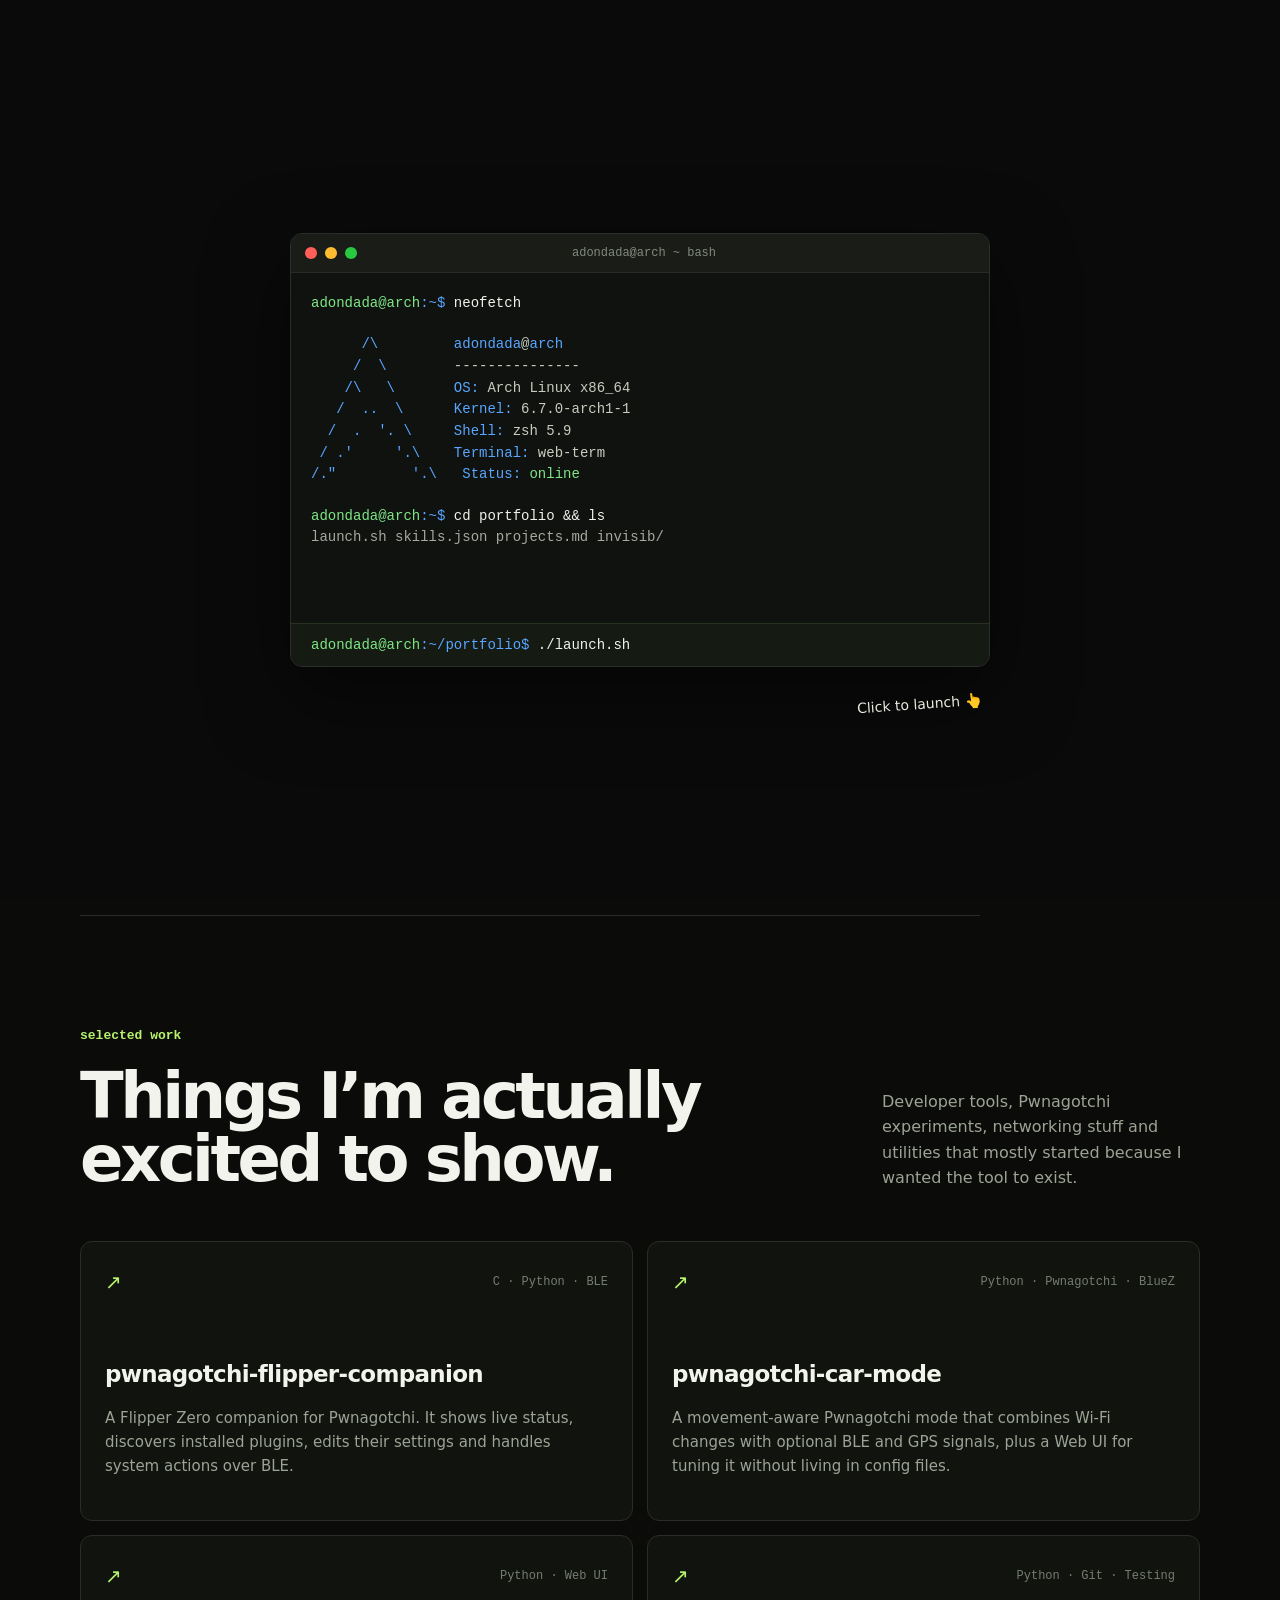
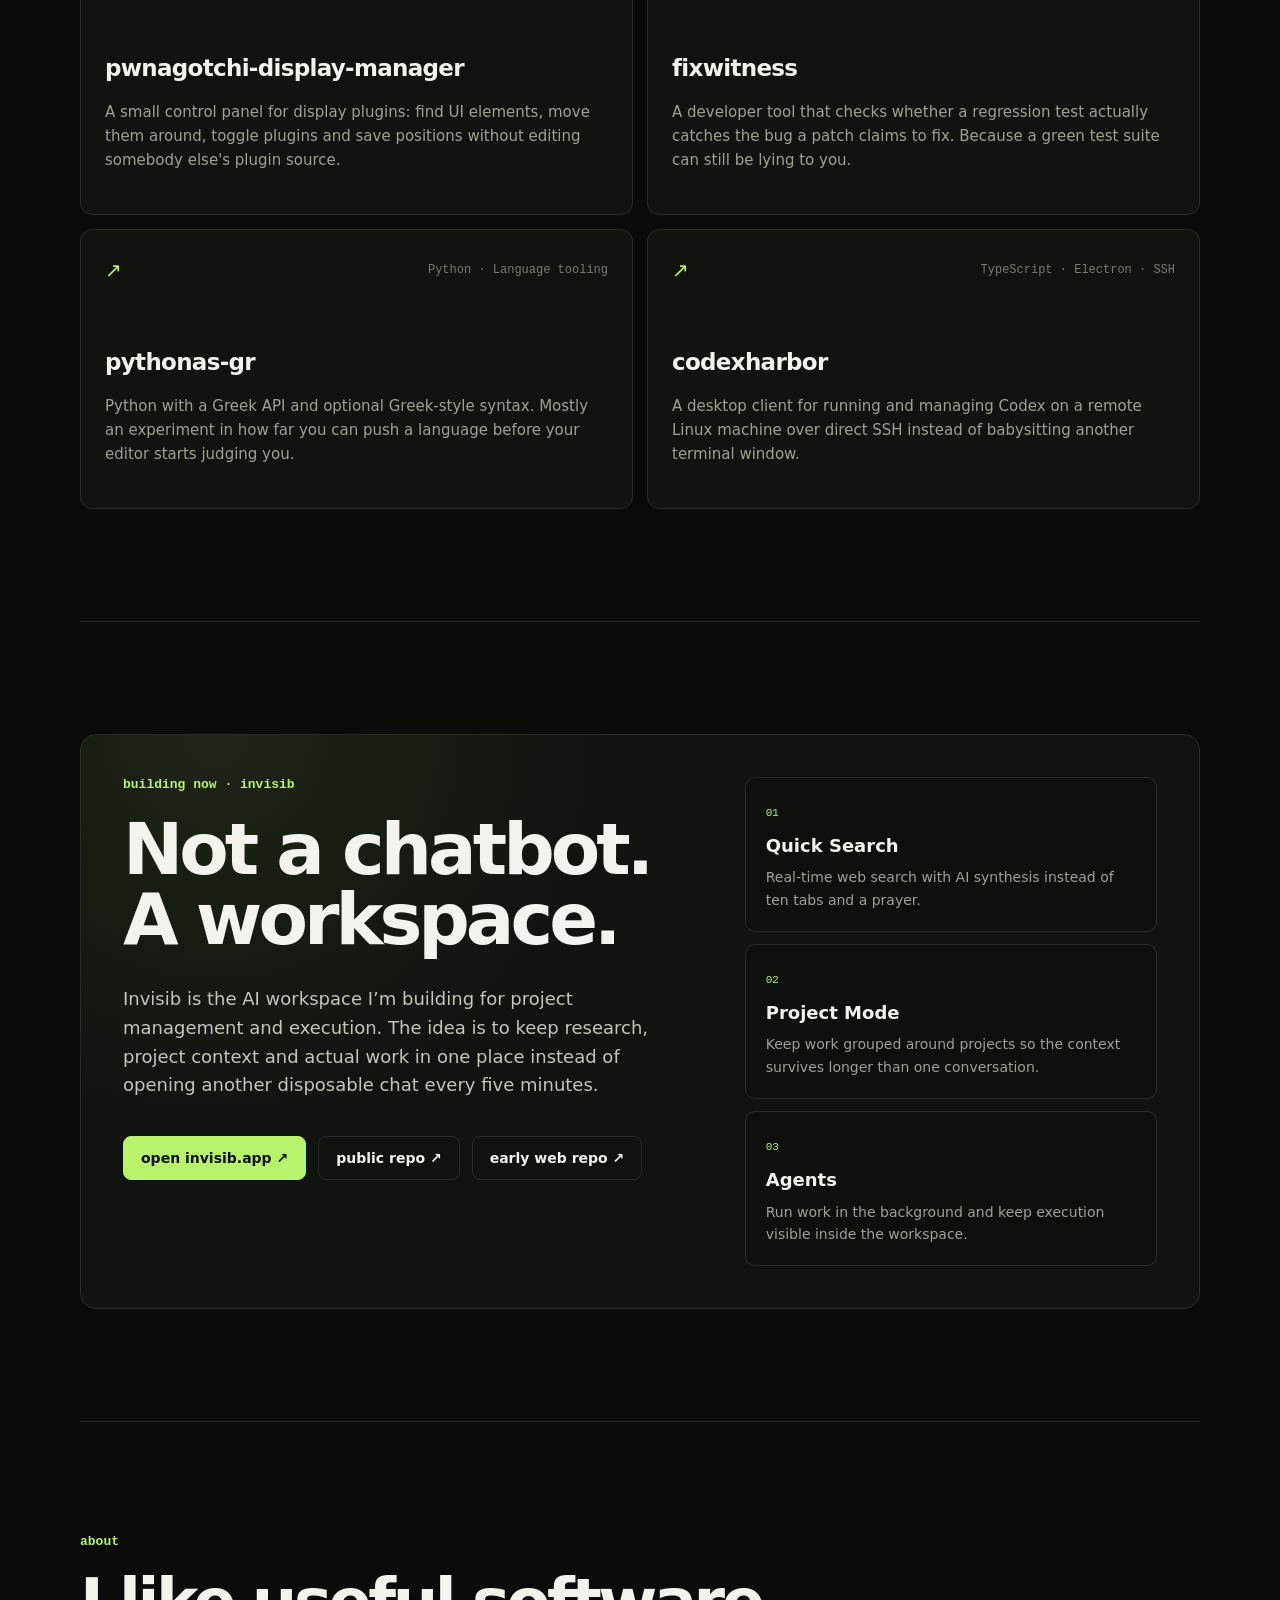
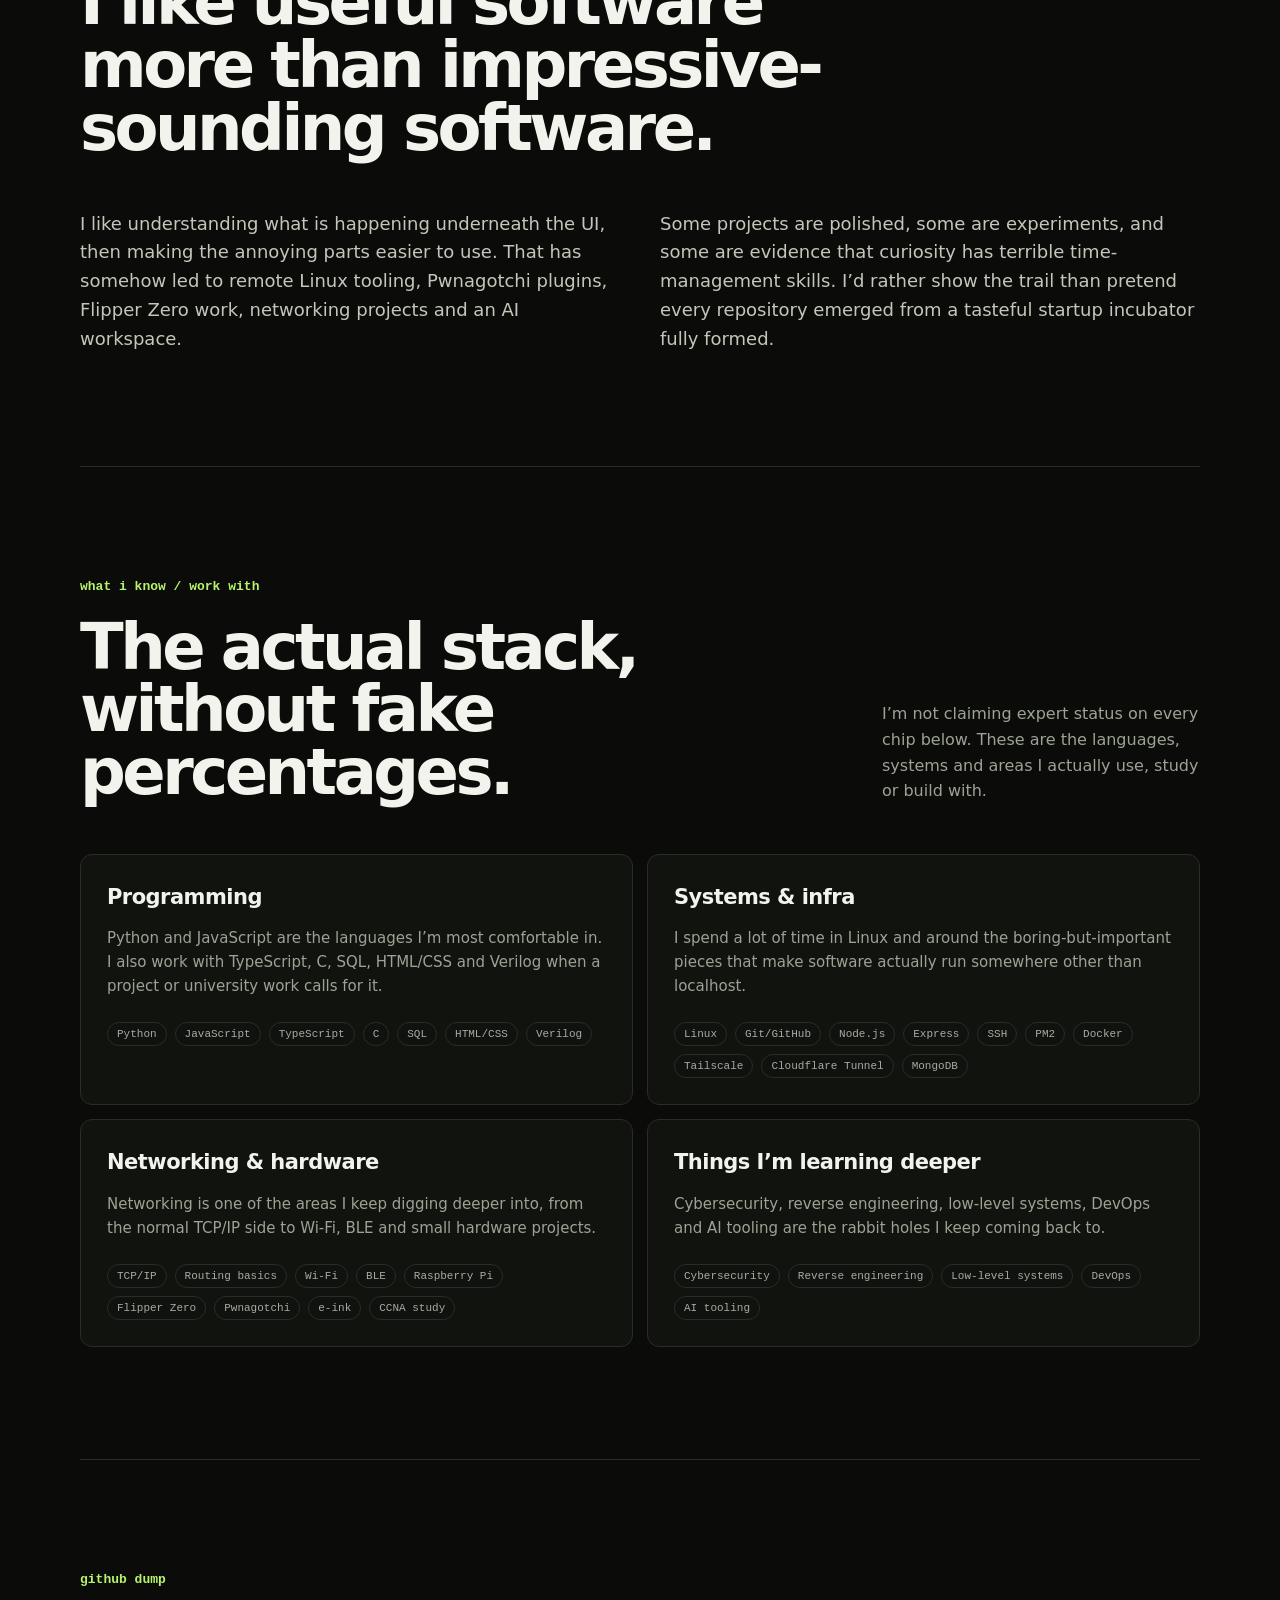
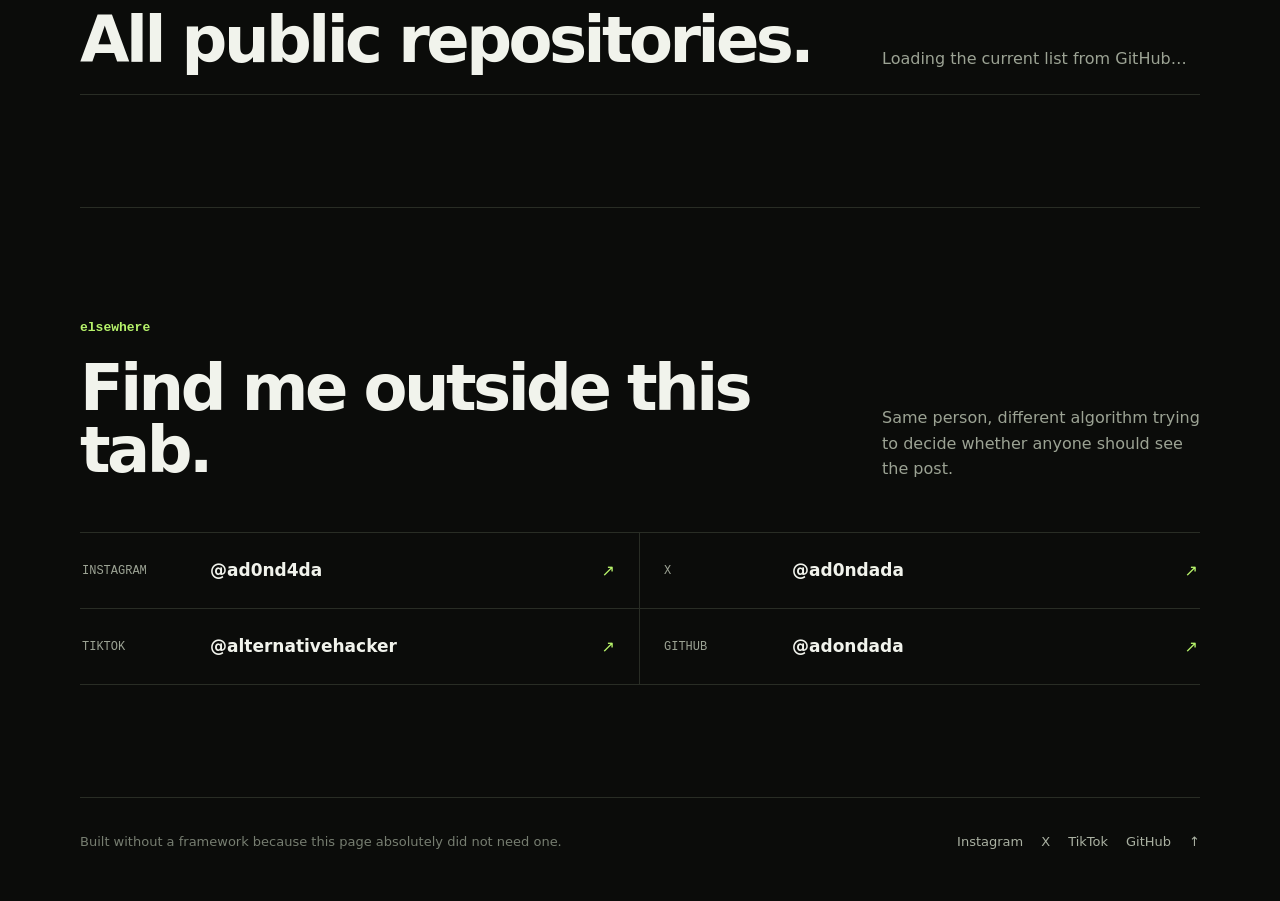
<file: index.html>
<!doctype html>
<html lang="en">
<head>
  <meta charset="utf-8">
  <meta name="viewport" content="width=device-width, initial-scale=1">
  <meta name="description" content="adondada's projects, experiments and developer tools.">
  <meta name="theme-color" content="#0b0c0a">
  <title>adondada — things I build</title>
  <link rel="stylesheet" href="styles.css">
  <link rel="stylesheet" href="extras.css">
  <link rel="stylesheet" href="musicPlayer.css?v=2">
</head>
<body>
  <div id="root"></div>

  <script src="debugConsole.js"></script>
  <script src="profile.js"></script>
  <script src="musicPlayer.js?v=2"></script>
  <script src="app.js?v=2"></script>

  <script defer src="https://static.cloudflareinsights.com/beacon.min.js"
    data-cf-beacon='{"token":"45a183b69b584ec78c5c2f28d79f5e8d"}'></script>
</body>
</html>
</file>
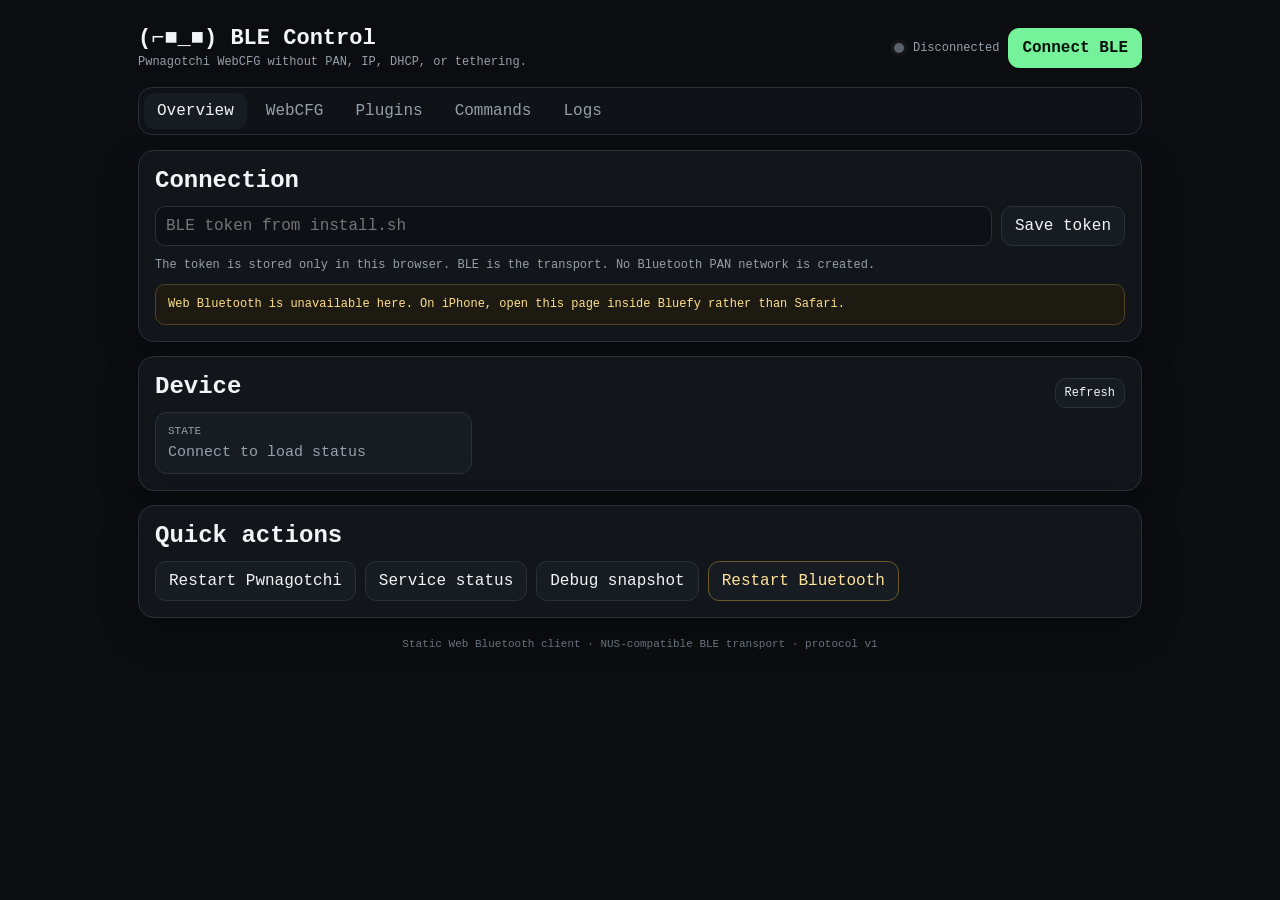
<file: pwnagotchi-ble-webcfg/index.html>
<!doctype html>
<meta charset="utf-8">
<meta name="viewport" content="width=device-width,initial-scale=1,viewport-fit=cover">
<title>Pwnagotchi BLE Control</title>
<body style="background:#0b0d10;color:#f2f5f7;font-family:monospace;padding:20px">Loading BLE client…</body>
<script>
(async()=>{
  try{
    let s=await (await fetch('./app-source.html?v=2',{cache:'no-store'})).text();
    s=s.replace("device=await navigator.bluetooth.requestDevice({filters:[{services:[SERVICE]}]});","device=await navigator.bluetooth.requestDevice({filters:[{namePrefix:'Pwnagotchi'}],optionalServices:[SERVICE]});");
    s=s.replace("$('#connectBtn').onclick=()=>connect().catch(e=>{setConn(false,'Failed');alert(e.message)});","$('#connectBtn').onclick=()=>connect().catch(e=>{const msg=(e&&e.message)||(e&&e.name)||(typeof e==='string'?e:JSON.stringify(e))||'Unknown Web Bluetooth error';console.error('BLE connect failed',e);setConn(false,'Failed');alert('BLE connection failed: '+msg)});");
    document.open();document.write(s);document.close();
  }catch(e){document.body.textContent='Failed to load BLE client: '+((e&&e.message)||String(e));}
})();
</script>
</file>
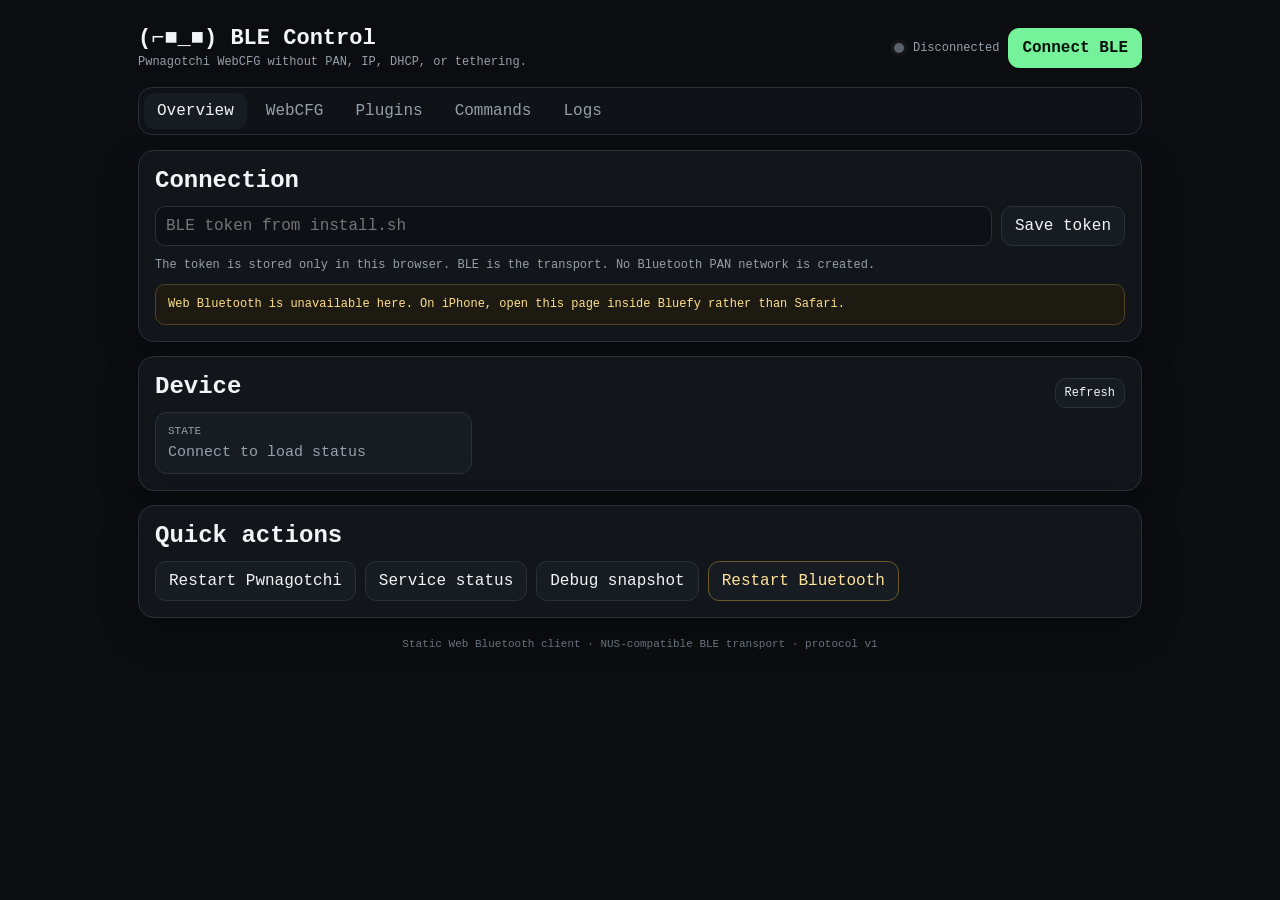
<file: pwnagotchi-ble-webcfg/app-source.html>
<!doctype html>
<html lang="en">
<head>
<meta charset="utf-8">
<meta name="viewport" content="width=device-width,initial-scale=1,viewport-fit=cover">
<meta name="theme-color" content="#0b0d10">
<title>Pwnagotchi BLE Control</title>
<style>
:root{color-scheme:dark;--bg:#0b0d10;--panel:#12161b;--panel2:#171c22;--line:#29313a;--text:#f2f5f7;--muted:#96a0aa;--accent:#75f29a;--warn:#ffd166;--danger:#ff6b6b;--radius:16px;--shadow:0 14px 36px rgba(0,0,0,.28)}
*{box-sizing:border-box}html,body{margin:0;background:var(--bg);color:var(--text);font-family:ui-monospace,SFMono-Regular,Menlo,Monaco,Consolas,"Liberation Mono",monospace}body{min-height:100vh;padding-bottom:max(24px,env(safe-area-inset-bottom))}button,input,textarea,select{font:inherit}.app{max-width:1040px;margin:auto;padding:18px}.top{display:flex;gap:14px;align-items:center;justify-content:space-between;margin:8px 0 18px}.brand h1{font-size:22px;margin:0}.brand p{margin:4px 0 0;color:var(--muted);font-size:12px}.connection{display:flex;align-items:center;gap:9px}.dot{width:10px;height:10px;border-radius:50%;background:#59616a;box-shadow:0 0 0 4px rgba(255,255,255,.03)}.dot.on{background:var(--accent);box-shadow:0 0 0 4px rgba(117,242,154,.12)}.btn{border:1px solid var(--line);background:var(--panel2);color:var(--text);padding:10px 13px;border-radius:11px;cursor:pointer}.btn:hover{border-color:#47515c}.btn.primary{background:var(--accent);border-color:var(--accent);color:#07120a;font-weight:800}.btn.danger{border-color:#6a3131;color:#ffaaaa}.btn.warn{border-color:#6b592b;color:#ffe39a}.btn.small{padding:7px 9px;font-size:12px}.tabs{display:flex;overflow:auto;gap:6px;padding:5px;background:#0f1216;border:1px solid var(--line);border-radius:14px;margin-bottom:15px}.tab{white-space:nowrap;border:0;background:transparent;color:var(--muted);padding:9px 13px;border-radius:10px}.tab.active{background:var(--panel2);color:var(--text)}.view{display:none}.view.active{display:block}.card{background:var(--panel);border:1px solid var(--line);border-radius:var(--radius);padding:16px;margin-bottom:14px;box-shadow:var(--shadow)}.card h2,.card h3{margin:0 0 12px}.grid{display:grid;grid-template-columns:repeat(3,1fr);gap:10px}.metric{background:var(--panel2);border:1px solid var(--line);border-radius:12px;padding:12px}.metric .k{font-size:11px;color:var(--muted);margin-bottom:7px}.metric .v{font-size:15px;word-break:break-word}.good{color:var(--accent)}.bad{color:var(--danger)}.warntext{color:var(--warn)}.row{display:flex;gap:9px;align-items:center;flex-wrap:wrap}.row.stretch>*:first-child{flex:1}.field{width:100%;background:#0d1014;color:var(--text);border:1px solid var(--line);border-radius:10px;padding:10px}.field:focus{outline:1px solid var(--accent);border-color:var(--accent)}.muted{color:var(--muted);font-size:12px}.notice{padding:11px 12px;border-radius:10px;border:1px solid #4f4324;background:#1d1a11;color:#ffdf8a;font-size:12px;line-height:1.45}.toolbar{display:flex;gap:8px;align-items:center;flex-wrap:wrap;margin-bottom:12px}.toolbar .search{flex:1;min-width:190px}.config-list{display:grid;gap:8px}.config-row{display:grid;grid-template-columns:minmax(190px,1fr) minmax(220px,1.4fr) auto;gap:10px;align-items:center;padding:10px;background:var(--panel2);border:1px solid var(--line);border-radius:11px}.config-row.changed{border-color:#657038}.config-row.deleted{opacity:.55;border-color:#6a3131}.path{font-size:12px;word-break:break-word}.badge{font-size:10px;border:1px solid var(--line);border-radius:999px;padding:3px 6px;color:var(--muted);margin-left:5px}.valuebox input,.valuebox textarea{width:100%;background:#0d1014;color:var(--text);border:1px solid var(--line);border-radius:8px;padding:8px}.valuebox textarea{min-height:64px;resize:vertical}.switch{display:flex;align-items:center;gap:8px}.switch input{width:20px;height:20px}.plugin{padding:12px;background:var(--panel2);border:1px solid var(--line);border-radius:12px;margin-bottom:8px}.plugin-head{display:flex;align-items:center;justify-content:space-between;gap:10px}.plugin pre{white-space:pre-wrap;word-break:break-word;color:#c7d0d7;font-size:11px}.terminal{background:#07090b;border:1px solid #262c33;border-radius:12px;padding:12px;min-height:250px;max-height:58vh;overflow:auto;white-space:pre-wrap;word-break:break-word;font-size:12px;line-height:1.45}.chips{display:flex;gap:7px;flex-wrap:wrap;margin:10px 0}.chip{font-size:11px;padding:7px 9px;border-radius:999px;border:1px solid var(--line);background:#101419;color:#cfd5da}.footer{color:#69737d;text-align:center;font-size:11px;margin:20px 0}.spinner{display:inline-block;width:12px;height:12px;border:2px solid #43505c;border-top-color:var(--accent);border-radius:50%;animation:spin .7s linear infinite}@keyframes spin{to{transform:rotate(360deg)}}
@media(max-width:760px){.app{padding:12px}.top{align-items:flex-start}.brand p{max-width:220px}.grid{grid-template-columns:1fr 1fr}.config-row{grid-template-columns:1fr}.config-row .actions{justify-self:start}.btn{padding:10px 11px}}
@media(max-width:460px){.grid{grid-template-columns:1fr}.brand h1{font-size:19px}.connection .label{display:none}}
</style>
</head>
<body>
<div class="app">
  <div class="top">
    <div class="brand"><h1>(⌐■_■) BLE Control</h1><p>Pwnagotchi WebCFG without PAN, IP, DHCP, or tethering.</p></div>
    <div class="connection"><span id="dot" class="dot"></span><span id="connLabel" class="label muted">Disconnected</span><button id="connectBtn" class="btn primary">Connect BLE</button></div>
  </div>

  <div class="tabs">
    <button class="tab active" data-view="overview">Overview</button>
    <button class="tab" data-view="config">WebCFG</button>
    <button class="tab" data-view="plugins">Plugins</button>
    <button class="tab" data-view="console">Commands</button>
    <button class="tab" data-view="logs">Logs</button>
  </div>

  <section id="overview" class="view active">
    <div class="card">
      <h2>Connection</h2>
      <div class="row stretch"><input id="token" class="field" type="password" autocomplete="off" placeholder="BLE token from install.sh"><button id="saveToken" class="btn">Save token</button></div>
      <p class="muted">The token is stored only in this browser. BLE is the transport. No Bluetooth PAN network is created.</p>
      <div id="bluefyWarning" class="notice" style="display:none">Web Bluetooth is unavailable here. On iPhone, open this page inside Bluefy rather than Safari.</div>
    </div>
    <div class="card">
      <div class="row" style="justify-content:space-between"><h2>Device</h2><button id="refreshStatus" class="btn small">Refresh</button></div>
      <div id="metrics" class="grid"><div class="metric"><div class="k">STATE</div><div class="v muted">Connect to load status</div></div></div>
      <div id="tetherNotice" class="notice" style="display:none;margin-top:12px">bt-tether is still enabled. BLE works anyway, but disable <b>main.plugins.bt-tether.enabled</b> in WebCFG for a truly PAN-free setup.</div>
    </div>
    <div class="card">
      <h2>Quick actions</h2>
      <div class="row"><button class="btn" data-command="systemctl restart pwnagotchi">Restart Pwnagotchi</button><button class="btn" data-command="systemctl status pwnagotchi">Service status</button><button id="debugBtn" class="btn">Debug snapshot</button><button id="restartBt" class="btn warn">Restart Bluetooth</button></div>
    </div>
  </section>

  <section id="config" class="view">
    <div class="card">
      <div class="toolbar"><input id="cfgSearch" class="field search" placeholder="Search config path…"><button id="loadConfig" class="btn">Reload</button><button id="saveConfig" class="btn primary">Save changes</button></div>
      <div class="row" style="margin-bottom:12px"><label class="switch"><input id="restartAfterSave" type="checkbox" checked> Restart Pwnagotchi after save</label><span id="changeCount" class="muted">0 pending changes</span></div>
      <div class="notice" style="margin-bottom:12px">Edits create user overrides in <b>/etc/pwnagotchi/config.toml</b>. “Remove override” falls back to the release/default value. The Pi backs up and validates the config before restarting.</div>
      <div id="configList" class="config-list"><div class="muted">Connect, then load WebCFG.</div></div>
    </div>
    <div class="card"><h3>Add option</h3><div class="row"><input id="newPath" class="field" style="flex:2" placeholder="main.plugins.example.enabled"><input id="newValue" class="field" style="flex:1" placeholder='true, 42, [1,6,11], or text'><button id="addOption" class="btn">Stage option</button></div></div>
  </section>

  <section id="plugins" class="view">
    <div class="card"><div class="row" style="justify-content:space-between"><h2>Plugins</h2><button id="loadPlugins" class="btn small">Reload</button></div><p class="muted">Configured plugin sections plus custom .py plugins found in the custom-plugin directory.</p><div id="pluginList"><div class="muted">Connect to load plugins.</div></div></div>
  </section>

  <section id="console" class="view">
    <div class="card">
      <h2>Command runner</h2>
      <p class="muted">This is intentionally allowlisted, not an unauthenticated root shell over the air. Type a supported maintenance command or tap one below.</p>
      <div class="chips">
        <button class="chip" data-command="systemctl restart pwnagotchi">systemctl restart pwnagotchi</button>
        <button class="chip" data-command="systemctl status pwnagotchi">systemctl status pwnagotchi</button>
        <button class="chip" data-command="pwnagotchi --version">pwnagotchi --version</button>
        <button class="chip" data-command="journalctl -u pwnagotchi -n 150 --no-pager">journalctl -u pwnagotchi -n 150 --no-pager</button>
        <button class="chip" data-command="bluetoothctl show">bluetoothctl show</button>
        <button class="chip" data-command="rfkill list bluetooth">rfkill list bluetooth</button>
      </div>
      <div class="row stretch"><input id="commandInput" class="field" placeholder="systemctl status pwnagotchi"><button id="runCommand" class="btn primary">Run</button></div>
    </div>
    <div class="card"><div class="row" style="justify-content:space-between"><h3>Output</h3><button id="clearTerminal" class="btn small">Clear</button></div><pre id="terminal" class="terminal">Ready.</pre></div>
    <div class="card"><h3>Device power</h3><div class="row"><button id="rebootBtn" class="btn warn">Reboot Pi</button><button id="shutdownBtn" class="btn danger">Shutdown Pi</button></div></div>
  </section>

  <section id="logs" class="view">
    <div class="card"><div class="row" style="justify-content:space-between"><h2>Pwnagotchi journal</h2><div class="row"><select id="logLines" class="field" style="width:auto"><option>50</option><option selected>150</option><option>300</option><option>500</option></select><button id="loadLogs" class="btn small">Refresh</button></div></div><pre id="logsOut" class="terminal">Connect to load logs.</pre></div>
  </section>

  <div class="footer">Static Web Bluetooth client · NUS-compatible BLE transport · protocol v1</div>
</div>
<script>
const SERVICE='6e400001-b5a3-f393-e0a9-e50e24dcca9e';
const RX='6e400002-b5a3-f393-e0a9-e50e24dcca9e';
const TX='6e400003-b5a3-f393-e0a9-e50e24dcca9e';
const CHUNK=20;
let device=null,rx=null,tx=null,notifyBuf='',decoder=new TextDecoder(),reqSeq=0;
const pending=new Map();
let configEntries=[];
let changes={set:{},delete:new Set()};
const $=s=>document.querySelector(s), $$=s=>[...document.querySelectorAll(s)];
const sleep=ms=>new Promise(r=>setTimeout(r,ms));
function connected(){return !!(device?.gatt?.connected&&rx&&tx)}
function setConn(on,label){$('#dot').classList.toggle('on',on);$('#connLabel').textContent=label|| (on?'Connected':'Disconnected');$('#connectBtn').textContent=on?'Disconnect':'Connect BLE'}
function token(){return $('#token').value.trim()}
function logTerminal(text,append=true){const el=$('#terminal');el.textContent=append?el.textContent+'\n'+text:text;el.scrollTop=el.scrollHeight}
function escapeHtml(s){return String(s).replace(/[&<>"']/g,c=>({'&':'&amp;','<':'&lt;','>':'&gt;','"':'&quot;',"'":'&#039;'}[c]))}
function shortState(v){return v==='active'?'<span class="good">active</span>':`<span class="bad">${escapeHtml(v??'unknown')}</span>`}

if(!navigator.bluetooth) $('#bluefyWarning').style.display='block';
$('#token').value=localStorage.getItem('pwn_ble_token')||'';
$('#saveToken').onclick=()=>{localStorage.setItem('pwn_ble_token',token()); alert('Token saved in this browser.');};

async function connect(){
  if(connected()){device.gatt.disconnect();return}
  if(!navigator.bluetooth) throw new Error('Web Bluetooth unavailable. Use Bluefy on iPhone.');
  device=await navigator.bluetooth.requestDevice({filters:[{services:[SERVICE]}]});
  device.addEventListener('gattserverdisconnected',()=>{rx=tx=null;setConn(false,'Disconnected');});
  setConn(false,'Connecting…');
  const server=await device.gatt.connect();
  const service=await server.getPrimaryService(SERVICE);
  rx=await service.getCharacteristic(RX);
  tx=await service.getCharacteristic(TX);
  await tx.startNotifications();
  tx.addEventListener('characteristicvaluechanged',onNotify);
  setConn(true,device.name||'Connected');
  await request('ping');
  await refreshStatus();
}
$('#connectBtn').onclick=()=>connect().catch(e=>{setConn(false,'Failed');alert(e.message)});

function onNotify(ev){
  notifyBuf += decoder.decode(ev.target.value,{stream:true});
  while(notifyBuf.includes('\n')){
    const idx=notifyBuf.indexOf('\n');
    const line=notifyBuf.slice(0,idx); notifyBuf=notifyBuf.slice(idx+1);
    if(!line.trim()) continue;
    try{
      const msg=JSON.parse(line), p=pending.get(String(msg.id));
      if(p){pending.delete(String(msg.id)); clearTimeout(p.timer); msg.ok?p.resolve(msg.result):p.reject(new Error(msg.error||'BLE request failed'));}
    }catch(e){console.error('Bad BLE response',e,line)}
  }
}

async function writeLine(obj){
  if(!connected()) throw new Error('Not connected');
  const bytes=new TextEncoder().encode(JSON.stringify(obj)+'\n');
  for(let i=0;i<bytes.length;i+=CHUNK){
    const part=bytes.slice(i,i+CHUNK);
    try{
      if(typeof rx.writeValueWithoutResponse==='function') await rx.writeValueWithoutResponse(part);
      else if(typeof rx.writeValue==='function') await rx.writeValue(part);
      else await rx.writeValueWithResponse(part);
    }catch(firstErr){
      if(typeof rx.writeValue==='function') await rx.writeValue(part);
      else if(typeof rx.writeValueWithResponse==='function') await rx.writeValueWithResponse(part);
      else throw firstErr;
    }
    await sleep(4);
  }
}
function request(action,data={}){
  const id=String(++reqSeq);
  return new Promise(async(resolve,reject)=>{
    const timer=setTimeout(()=>{pending.delete(id);reject(new Error('BLE request timed out'));},45000);
    pending.set(id,{resolve,reject,timer});
    try{await writeLine({id,token:token(),action,data})}catch(e){clearTimeout(timer);pending.delete(id);reject(e)}
  });
}

async function refreshStatus(){
  if(!connected()) return;
  $('#metrics').innerHTML='<div class="metric"><div class="k">STATE</div><div class="v"><span class="spinner"></span> Loading</div></div>';
  try{
    const s=await request('status');
    const metrics=[['HOST',s.hostname],['PWNAGOTCHI',shortState(s.pwnagotchi),true],['BLUETOOTH',shortState(s.bluetooth),true],['BLE SERVICE',shortState(s.ble_service),true],['VERSION',s.version],['CPU TEMP',s.temperature_c==null?'?':`${s.temperature_c} °C`],['UPTIME',fmtUptime(s.uptime_s)],['CONFIG',s.config]];
    $('#metrics').innerHTML=metrics.map(([k,v,html])=>`<div class="metric"><div class="k">${k}</div><div class="v">${html?v:escapeHtml(v)}</div></div>`).join('');
    $('#tetherNotice').style.display=s.bt_tether_enabled?'block':'none';
  }catch(e){$('#metrics').innerHTML=`<div class="metric"><div class="k">ERROR</div><div class="v bad">${escapeHtml(e.message)}</div></div>`}
}
function fmtUptime(s){s=Number(s)||0;const d=Math.floor(s/86400),h=Math.floor((s%86400)/3600),m=Math.floor((s%3600)/60);return `${d}d ${h}h ${m}m`}
$('#refreshStatus').onclick=()=>refreshStatus();

async function loadConfig(){
  if(!connected()) return alert('Connect first.');
  $('#configList').innerHTML='<div class="muted"><span class="spinner"></span> Loading effective config…</div>';
  configEntries=[]; let offset=0,total=1;
  try{
    while(offset<total){
      const r=await request('config.list',{offset,limit:25});
      configEntries.push(...r.entries); total=r.total; offset+=r.entries.length;
      $('#configList').innerHTML=`<div class="muted"><span class="spinner"></span> Loaded ${configEntries.length}/${total} options…</div>`;
      if(!r.more||!r.entries.length) break;
    }
    changes={set:{},delete:new Set()}; updateCount(); renderConfig();
  }catch(e){$('#configList').innerHTML=`<div class="bad">${escapeHtml(e.message)}</div>`}
}
$('#loadConfig').onclick=loadConfig;
$('#cfgSearch').oninput=renderConfig;

function renderConfig(){
  const q=$('#cfgSearch').value.trim().toLowerCase();
  const list=configEntries.filter(e=>!q||e.path.toLowerCase().includes(q));
  $('#configList').innerHTML=list.map(e=>configRow(e)).join('')||'<div class="muted">No matching options.</div>';
  $$('.cfg-input').forEach(el=>{
    const path=el.dataset.path, entry=configEntries.find(e=>e.path===path);
    el.addEventListener('change',()=>stageValue(entry,el));
  });
  $$('.remove-override').forEach(b=>b.onclick=()=>{const path=b.dataset.path;changes.delete.add(path);delete changes.set[path];updateCount();renderConfig()});
  $$('.undo-change').forEach(b=>b.onclick=()=>{const path=b.dataset.path;changes.delete.delete(path);delete changes.set[path];updateCount();renderConfig()});
}
function configRow(e){
  const deleted=changes.delete.has(e.path), changed=Object.prototype.hasOwnProperty.call(changes.set,e.path);
  let value=changed?changes.set[e.path]:e.value;
  let editor='';
  if(e.type==='bool') editor=`<label class="switch"><input class="cfg-input" data-path="${escapeHtml(e.path)}" type="checkbox" ${value?'checked':''}> <span>${value?'true':'false'}</span></label>`;
  else if(e.type==='array'||e.type==='json') editor=`<textarea class="cfg-input" data-path="${escapeHtml(e.path)}">${escapeHtml(JSON.stringify(value))}</textarea>`;
  else editor=`<input class="cfg-input" data-path="${escapeHtml(e.path)}" type="${e.type==='number'?'number':'text'}" value="${escapeHtml(value)}">`;
  let action='';
  if(deleted||changed) action=`<button class="btn small undo-change" data-path="${escapeHtml(e.path)}">Undo</button>`;
  else if(e.overridden) action=`<button class="btn small danger remove-override" data-path="${escapeHtml(e.path)}">Remove override</button>`;
  else action='<span class="muted">default</span>';
  return `<div class="config-row ${changed?'changed':''} ${deleted?'deleted':''}"><div class="path">${escapeHtml(e.path)} ${e.overridden?'<span class="badge">override</span>':'<span class="badge">default</span>'}</div><div class="valuebox">${editor}</div><div class="actions row">${action}</div></div>`;
}
function stageValue(entry,el){
  let v;
  try{
    if(entry.type==='bool') v=el.checked;
    else if(entry.type==='number') v=el.value.includes('.')?Number.parseFloat(el.value):Number.parseInt(el.value,10);
    else if(entry.type==='array'||entry.type==='json') v=JSON.parse(el.value);
    else v=el.value;
    changes.set[entry.path]=v; changes.delete.delete(entry.path); updateCount(); renderConfig();
  }catch(e){alert('Invalid value: '+e.message);renderConfig()}
}
function updateCount(){const n=Object.keys(changes.set).length+changes.delete.size;$('#changeCount').textContent=`${n} pending change${n===1?'':'s'}`}
$('#addOption').onclick=()=>{
  const path=$('#newPath').value.trim();if(!path)return;
  let raw=$('#newValue').value.trim(),v=raw;try{v=JSON.parse(raw)}catch{}
  changes.set[path]=v;changes.delete.delete(path);updateCount();
  if(!configEntries.some(e=>e.path===path))configEntries.unshift({path,value:v,type:Array.isArray(v)?'array':typeof v==='boolean'?'bool':typeof v==='number'?'number':typeof v==='string'?'string':'json',overridden:false});
  $('#newPath').value='';$('#newValue').value='';renderConfig();
};
$('#saveConfig').onclick=async()=>{
  const count=Object.keys(changes.set).length+changes.delete.size;if(!count)return alert('No staged changes.');
  if(!confirm(`Save ${count} config change(s)?`))return;
  const btn=$('#saveConfig'),old=btn.textContent;btn.disabled=true;btn.textContent='Saving…';
  try{
    const r=await request('config.patch',{set:changes.set,delete:[...changes.delete],restart:$('#restartAfterSave').checked});
    alert(`Config saved and validated.${r.backup?'\nBackup: '+r.backup:''}`); await loadConfig(); await refreshStatus();
  }catch(e){alert('Save failed: '+e.message)}finally{btn.disabled=false;btn.textContent=old}
};

async function loadPlugins(){
  if(!connected())return alert('Connect first.');
  $('#pluginList').innerHTML='<div class="muted"><span class="spinner"></span> Loading plugins…</div>';
  try{
    const r=await request('plugins.list');
    $('#pluginList').innerHTML=r.plugins.map(p=>`<div class="plugin"><div class="plugin-head"><div><b>${escapeHtml(p.name)}</b>${p.custom?'<span class="badge">custom</span>':''}${p.configured?'<span class="badge">configured</span>':''}</div><span class="${p.enabled?'good':'muted'}">${p.enabled?'enabled':'disabled'}</span></div>${p.path?`<div class="muted">${escapeHtml(p.path)}</div>`:''}<pre>${escapeHtml(JSON.stringify(p.options,null,2))}</pre>${p.configured?`<button class="btn small plugin-toggle" data-name="${escapeHtml(p.name)}" data-enabled="${p.enabled}">${p.enabled?'Disable':'Enable'}</button>`:''}</div>`).join('')||'<div class="muted">No plugins found.</div>';
    $$('.plugin-toggle').forEach(b=>b.onclick=async()=>{const name=b.dataset.name,newVal=b.dataset.enabled!=='true';try{await request('config.patch',{set:{[`main.plugins.${name}.enabled`]:newVal},delete:[],restart:true});await loadPlugins();await refreshStatus()}catch(e){alert(e.message)}});
  }catch(e){$('#pluginList').innerHTML=`<div class="bad">${escapeHtml(e.message)}</div>`}
}
$('#loadPlugins').onclick=loadPlugins;

async function runCommand(command){
  if(!connected())return alert('Connect first.');
  logTerminal(`\n$ ${command}`);
  try{const r=await request('command',{command});logTerminal(r.output||`[exit ${r.rc}]`)}catch(e){logTerminal('ERROR: '+e.message)}
}
$('#runCommand').onclick=()=>runCommand($('#commandInput').value.trim());
$('#commandInput').addEventListener('keydown',e=>{if(e.key==='Enter')runCommand(e.target.value.trim())});
$$('[data-command]').forEach(b=>b.onclick=()=>{const c=b.dataset.command;$('#commandInput').value=c;runCommand(c)});
$('#clearTerminal').onclick=()=>logTerminal('Ready.',false);
$('#debugBtn').onclick=async()=>{if(!connected())return alert('Connect first.');logTerminal('\n$ debug snapshot');try{const r=await request('debug.snapshot');logTerminal(r.output)}catch(e){logTerminal('ERROR: '+e.message)}};
$('#restartBt').onclick=async()=>{if(!confirm('Restart Bluetooth? The BLE connection will drop.'))return;try{await request('bluetooth.restart');}catch{}setTimeout(()=>device?.gatt?.disconnect(),500)};
$('#rebootBtn').onclick=async()=>{if(confirm('Reboot the Pi now?')){try{await request('reboot')}catch{}setTimeout(()=>device?.gatt?.disconnect(),500)}};
$('#shutdownBtn').onclick=async()=>{if(confirm('Power off the Pi now?')){try{await request('shutdown')}catch{}setTimeout(()=>device?.gatt?.disconnect(),500)}};

async function loadLogs(){if(!connected())return alert('Connect first.');$('#logsOut').textContent='Loading…';try{const r=await request('logs',{lines:Number($('#logLines').value)});$('#logsOut').textContent=r.output||'';$('#logsOut').scrollTop=$('#logsOut').scrollHeight}catch(e){$('#logsOut').textContent='ERROR: '+e.message}}
$('#loadLogs').onclick=loadLogs;

$$('.tab').forEach(t=>t.onclick=()=>{$$('.tab').forEach(x=>x.classList.remove('active'));$$('.view').forEach(x=>x.classList.remove('active'));t.classList.add('active');$('#'+t.dataset.view).classList.add('active');if(t.dataset.view==='plugins'&&connected())loadPlugins();if(t.dataset.view==='logs'&&connected())loadLogs()});
</script>
</body>
</html>
</file>
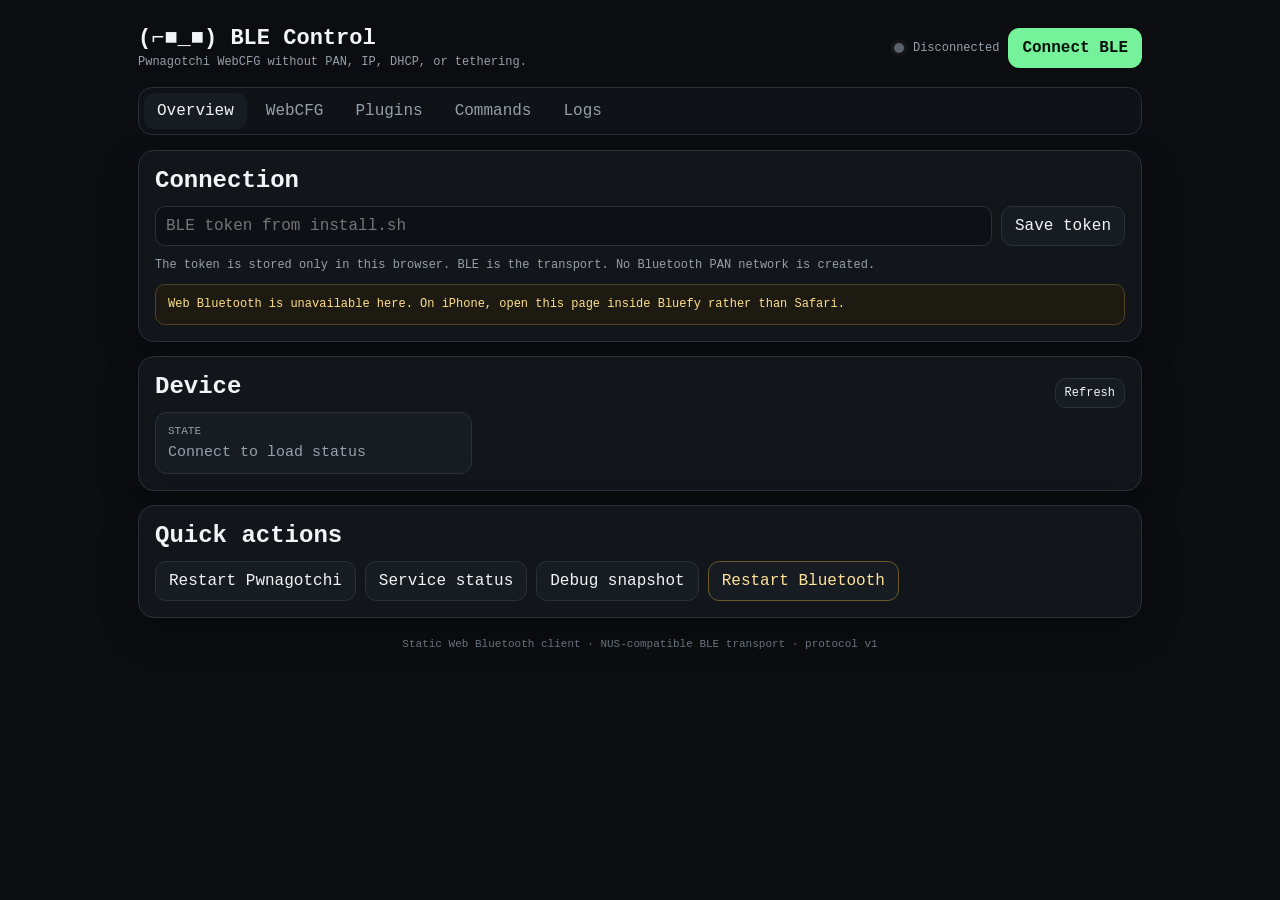
<file: pwnagotchi-ble-webcfg/index-loader.html>
<!doctype html>
<meta charset="utf-8">
<meta name="viewport" content="width=device-width,initial-scale=1,viewport-fit=cover">
<title>Pwnagotchi BLE Control</title>
<body style="background:#0b0d10;color:#f2f5f7;font-family:monospace;padding:20px">Loading BLE client…</body>
<script>
(async()=>{
  try{
    let s=await (await fetch('./app-source.html?v=2',{cache:'no-store'})).text();
    s=s.replace("device=await navigator.bluetooth.requestDevice({filters:[{services:[SERVICE]}]});","device=await navigator.bluetooth.requestDevice({acceptAllDevices:true,optionalServices:[SERVICE]});");
    s=s.replace("$('#connectBtn').onclick=()=>connect().catch(e=>{setConn(false,'Failed');alert(e.message)});","$('#connectBtn').onclick=()=>connect().catch(e=>{const msg=(e&&e.message)||(e&&e.name)||(typeof e==='string'?e:JSON.stringify(e))||'Unknown Web Bluetooth error';console.error('BLE connect failed',e);setConn(false,'Failed');alert('BLE connection failed: '+msg)});");
    document.open();document.write(s);document.close();
  }catch(e){document.body.textContent='Failed to load BLE client: '+((e&&e.message)||String(e));}
})();
</script>
</file>
<file: styles.css>
:root {
  --bg: #0b0c0a;
  --panel: #11130f;
  --panel-2: #171a14;
  --text: #f1f3ec;
  --muted: #9ca394;
  --line: #292d25;
  --accent: #b7f36b;
  --accent-soft: rgba(183, 243, 107, 0.12);
  --max: 1120px;
}

* {
  box-sizing: border-box;
}

html {
  scroll-behavior: smooth;
  scroll-padding-top: 92px;
}

body {
  margin: 0;
  background: var(--bg);
  color: var(--text);
  font-family: Inter, ui-sans-serif, system-ui, -apple-system, BlinkMacSystemFont, "Segoe UI", sans-serif;
  line-height: 1.6;
}

a {
  color: inherit;
}

button,
a {
  -webkit-tap-highlight-color: transparent;
}

::selection {
  color: #0b0c0a;
  background: var(--accent);
}

/* Arch intro --------------------------------------------------------------- */

.terminal-overlay {
  position: fixed;
  inset: 0;
  z-index: 1000;
  display: grid;
  place-items: center;
  padding: 24px;
  background: #090a09;
  transition: opacity 0.55s ease, visibility 0.55s ease;
}

.terminal-overlay.hidden {
  opacity: 0;
  visibility: hidden;
  pointer-events: none;
}

.terminal-wrapper {
  position: relative;
  width: min(700px, 94vw);
}

.terminal {
  overflow: hidden;
  border: 1px solid #2a2d29;
  border-radius: 12px;
  background: #121411;
  box-shadow: 0 28px 80px rgba(0, 0, 0, 0.5);
}

.terminal-header {
  display: flex;
  align-items: center;
  gap: 8px;
  padding: 12px 14px;
  border-bottom: 1px solid #272a25;
  background: #1a1c18;
}

.terminal-btn {
  width: 12px;
  height: 12px;
  padding: 0;
  border: 0;
  border-radius: 50%;
}

.terminal-btn.close { background: #ff5f57; }
.terminal-btn.minimize { background: #febc2e; }
.terminal-btn.maximize { background: #28c840; }

.terminal-title {
  flex: 1;
  margin-right: 52px;
  color: #83897d;
  font: 12px ui-monospace, SFMono-Regular, Menlo, Consolas, monospace;
  text-align: center;
}

.terminal-body {
  height: 350px;
  overflow-y: auto;
  padding: 20px;
  background: #10120f;
  color: #c7ccbf;
  font: 14px/1.55 ui-monospace, SFMono-Regular, Menlo, Consolas, monospace;
}

.terminal-line {
  min-height: 1.4em;
  opacity: 0;
}

.terminal-line.visible {
  opacity: 1;
}

.terminal-prompt,
.terminal-success {
  color: #7ee787;
}

.terminal-path,
.arch,
.neo-user,
.neo-label {
  color: #58a6ff;
}

.terminal-command {
  color: #f0f2ec;
}

.terminal-output {
  color: #a4aa9e;
}

.terminal-warning {
  color: #e3b341;
}

.terminal-error {
  color: #ff7b72;
}

.terminal-launch-btn {
  display: none;
  width: 100%;
  padding: 13px 20px;
  border: 0;
  border-top: 1px solid #273122;
  background: #151a12;
  color: #f0f2ec;
  font: 14px ui-monospace, SFMono-Regular, Menlo, Consolas, monospace;
  text-align: left;
  cursor: pointer;
}

.terminal-launch-btn:hover {
  background: #1b2316;
}

.terminal-launch-btn.visible {
  display: block;
}

.launch-prompt { color: #7ee787; }
.launch-path { color: #58a6ff; }

.click-indicator {
  display: none;
  position: absolute;
  right: 8px;
  bottom: -48px;
  color: #e7eadf;
  font-size: 14px;
  transform: rotate(-4deg);
  pointer-events: none;
}

.click-indicator.visible {
  display: block;
}

.cursor {
  display: inline-block;
  width: 8px;
  height: 16px;
  margin-left: 5px;
  vertical-align: -2px;
  background: #7ee787;
  animation: blink 1s step-end infinite;
}

@keyframes blink {
  50% { opacity: 0; }
}

/* Site --------------------------------------------------------------------- */

.site-header {
  position: sticky;
  top: 0;
  z-index: 50;
  display: flex;
  align-items: center;
  justify-content: space-between;
  width: min(var(--max), calc(100% - 40px));
  margin: 0 auto;
  padding: 24px 0;
  background: rgba(11, 12, 10, 0.82);
  backdrop-filter: blur(14px);
  transition: border-color 0.2s ease;
  border-bottom: 1px solid transparent;
}

.site-header.scrolled {
  border-color: var(--line);
}

.wordmark {
  color: var(--text);
  font: 700 15px ui-monospace, SFMono-Regular, Menlo, Consolas, monospace;
  text-decoration: none;
  letter-spacing: -0.03em;
}

.site-header nav {
  display: flex;
  gap: 22px;
}

.site-header nav a {
  color: var(--muted);
  font-size: 14px;
  text-decoration: none;
}

.site-header nav a:hover {
  color: var(--text);
}

.site-main {
  width: min(var(--max), calc(100% - 40px));
  margin: 0 auto;
}

.section {
  padding: 112px 0;
  border-bottom: 1px solid var(--line);
}

.hero {
  display: flex;
  min-height: calc(100vh - 72px);
  flex-direction: column;
  justify-content: center;
  max-width: 900px;
  padding-top: 72px;
}

.eyebrow {
  margin: 0 0 22px;
  color: var(--accent);
  font: 600 13px ui-monospace, SFMono-Regular, Menlo, Consolas, monospace;
  text-transform: lowercase;
}

.hero h1,
.section h2 {
  margin: 0;
  max-width: 900px;
  letter-spacing: -0.055em;
  line-height: 0.98;
}

.hero h1 {
  font-size: clamp(48px, 8vw, 94px);
  font-weight: 720;
}

.hero-copy {
  max-width: 690px;
  margin: 34px 0 0;
  color: #c1c7b9;
  font-size: clamp(18px, 2.4vw, 24px);
  line-height: 1.55;
}

.hero-copy strong {
  color: var(--text);
}

.hero-links {
  display: flex;
  flex-wrap: wrap;
  gap: 12px;
  margin-top: 36px;
}

.button {
  display: inline-flex;
  align-items: center;
  min-height: 44px;
  padding: 0 17px;
  border: 1px solid var(--line);
  border-radius: 8px;
  color: var(--text);
  background: var(--panel);
  font-size: 14px;
  font-weight: 650;
  text-decoration: none;
}

.button:hover {
  border-color: #444a3e;
  background: var(--panel-2);
}

.button.primary {
  border-color: var(--accent);
  color: #0c0e09;
  background: var(--accent);
}

.tiny-note {
  margin-top: 18px;
  color: #737a6e;
  font: 12px ui-monospace, SFMono-Regular, Menlo, Consolas, monospace;
}

.section-heading {
  display: grid;
  grid-template-columns: minmax(0, 1.4fr) minmax(260px, 0.6fr);
  gap: 60px;
  align-items: end;
  margin-bottom: 50px;
}

.section-heading h2 {
  font-size: clamp(38px, 6vw, 64px);
}

.section-heading > p {
  margin: 0;
  color: var(--muted);
  font-size: 16px;
}

.featured-grid {
  display: grid;
  grid-template-columns: repeat(2, minmax(0, 1fr));
  gap: 14px;
}

.project-card {
  min-height: 280px;
  padding: 24px;
  border: 1px solid var(--line);
  border-radius: 12px;
  background: var(--panel);
  text-decoration: none;
  transition: transform 0.18s ease, border-color 0.18s ease, background 0.18s ease;
}

.project-card:hover {
  transform: translateY(-3px);
  border-color: #454c3f;
  background: #151813;
}

.project-card-top {
  display: flex;
  align-items: center;
  justify-content: space-between;
  gap: 20px;
}

.repo-mark {
  color: var(--accent);
  font-size: 20px;
}

.project-stack {
  color: #757d70;
  font: 12px ui-monospace, SFMono-Regular, Menlo, Consolas, monospace;
  text-align: right;
}

.project-card h3 {
  margin: 58px 0 13px;
  font-size: 23px;
  letter-spacing: -0.03em;
}

.project-card p {
  margin: 0;
  color: var(--muted);
  font-size: 15px;
}

.about-grid {
  display: grid;
  grid-template-columns: repeat(2, minmax(0, 1fr));
  gap: 40px;
}

.about-grid p {
  margin: 0;
  color: #c2c7ba;
  font-size: 18px;
}

.tool-row {
  display: flex;
  flex-wrap: wrap;
  gap: 8px;
  margin-top: 42px;
}

.tool-row span,
.repo-meta span {
  padding: 5px 9px;
  border: 1px solid var(--line);
  border-radius: 999px;
  color: #a6ad9e;
  background: #10120f;
  font: 11px ui-monospace, SFMono-Regular, Menlo, Consolas, monospace;
}

.repo-heading {
  margin-bottom: 22px;
}

.repo-list {
  border-top: 1px solid var(--line);
}

.repo-row {
  display: grid;
  grid-template-columns: minmax(0, 1fr) auto;
  gap: 24px;
  align-items: center;
  padding: 24px 2px;
  border-bottom: 1px solid var(--line);
  text-decoration: none;
  transition: padding 0.16s ease, background 0.16s ease;
}

.repo-row:hover {
  padding-left: 10px;
  padding-right: 10px;
  background: #0f110d;
}

.repo-row.is-fork {
  opacity: 0.7;
}

.repo-row h3 {
  margin: 0 0 5px;
  font-size: 18px;
  letter-spacing: -0.02em;
}

.repo-row p {
  max-width: 720px;
  margin: 0;
  color: var(--muted);
  font-size: 14px;
}

.repo-meta {
  display: flex;
  align-items: center;
  justify-content: flex-end;
  flex-wrap: wrap;
  gap: 7px;
}

.repo-meta strong {
  margin-left: 7px;
  color: var(--accent);
  font-size: 18px;
}

footer {
  display: flex;
  justify-content: space-between;
  gap: 24px;
  padding: 34px 0 44px;
  color: #777e71;
  font-size: 13px;
}

footer p {
  margin: 0;
}

footer div {
  display: flex;
  gap: 18px;
}

footer a {
  color: #aab1a2;
  text-decoration: none;
}

footer a:hover {
  color: var(--text);
}

@media (max-width: 760px) {
  .site-header {
    width: min(100% - 28px, var(--max));
    padding: 18px 0;
  }

  .site-header nav {
    gap: 14px;
  }

  .site-header nav a:nth-child(2),
  .site-header nav a:nth-child(3) {
    display: none;
  }

  .site-main {
    width: min(100% - 28px, var(--max));
  }

  .section {
    padding: 82px 0;
  }

  .hero {
    min-height: calc(100svh - 64px);
  }

  .hero h1 {
    font-size: clamp(46px, 15vw, 70px);
  }

  .section-heading,
  .featured-grid,
  .about-grid {
    grid-template-columns: 1fr;
  }

  .section-heading {
    gap: 24px;
    margin-bottom: 34px;
  }

  .project-card {
    min-height: 240px;
  }

  .repo-row {
    grid-template-columns: 1fr;
    gap: 14px;
  }

  .repo-meta {
    justify-content: flex-start;
  }

  footer {
    flex-direction: column;
  }

  .terminal-body {
    height: 330px;
    padding: 16px;
    font-size: 11px;
  }

  .click-indicator {
    right: 0;
    bottom: -42px;
    font-size: 12px;
  }
}

@media (prefers-reduced-motion: reduce) {
  html {
    scroll-behavior: auto;
  }

  *,
  *::before,
  *::after {
    animation-duration: 0.01ms !important;
    transition-duration: 0.01ms !important;
  }
}
</file>
<file: extras.css>
.social-strip {
  display: flex;
  flex-wrap: wrap;
  gap: 10px 18px;
  margin-top: 26px;
}

.social-strip a {
  color: var(--muted);
  font: 12px ui-monospace, SFMono-Regular, Menlo, Consolas, monospace;
  text-decoration: none;
}

.social-strip a:hover {
  color: var(--text);
}

.social-strip span {
  color: var(--accent);
}

.invisib-card {
  display: grid;
  grid-template-columns: minmax(0, 1.15fr) minmax(320px, 0.85fr);
  gap: 64px;
  padding: 42px;
  border: 1px solid var(--line);
  border-radius: 16px;
  background:
    radial-gradient(circle at 12% 0%, rgba(183, 243, 107, 0.08), transparent 35%),
    var(--panel);
}

.invisib-copy h2 {
  max-width: 680px;
  font-size: clamp(42px, 6vw, 72px);
}

.invisib-copy > p:not(.eyebrow) {
  max-width: 700px;
  margin: 30px 0 0;
  color: #c2c7ba;
  font-size: 18px;
}

.invisib-grid {
  display: grid;
  align-content: center;
  gap: 12px;
}

.invisib-grid > div {
  padding: 20px;
  border: 1px solid var(--line);
  border-radius: 10px;
  background: rgba(11, 12, 10, 0.44);
}

.invisib-grid span {
  color: var(--accent);
  font: 11px ui-monospace, SFMono-Regular, Menlo, Consolas, monospace;
}

.invisib-grid h3 {
  margin: 8px 0 6px;
  font-size: 18px;
}

.invisib-grid p {
  margin: 0;
  color: var(--muted);
  font-size: 14px;
}

.knowledge-grid {
  display: grid;
  grid-template-columns: repeat(2, minmax(0, 1fr));
  gap: 14px;
}

.knowledge-card {
  padding: 26px;
  border: 1px solid var(--line);
  border-radius: 12px;
  background: var(--panel);
}

.knowledge-card h3 {
  margin: 0 0 12px;
  font-size: 21px;
  letter-spacing: -0.025em;
}

.knowledge-card > p {
  margin: 0;
  color: var(--muted);
  font-size: 15px;
}

.tool-row.compact {
  margin-top: 24px;
}

.social-grid {
  display: grid;
  grid-template-columns: repeat(2, minmax(0, 1fr));
  border-top: 1px solid var(--line);
}

.social-grid a {
  display: grid;
  grid-template-columns: 110px minmax(0, 1fr) auto;
  gap: 18px;
  align-items: center;
  padding: 24px 2px;
  border-bottom: 1px solid var(--line);
  color: var(--muted);
  text-decoration: none;
}

.social-grid a:nth-child(odd) {
  padding-right: 24px;
  border-right: 1px solid var(--line);
}

.social-grid a:nth-child(even) {
  padding-left: 24px;
}

.social-grid a:hover {
  color: var(--text);
  background: #0f110d;
}

.social-grid span {
  font: 12px ui-monospace, SFMono-Regular, Menlo, Consolas, monospace;
  text-transform: uppercase;
}

.social-grid strong {
  overflow: hidden;
  color: var(--text);
  font-size: 17px;
  text-overflow: ellipsis;
}

.social-grid i {
  color: var(--accent);
  font-style: normal;
}

@media (max-width: 760px) {
  .invisib-card {
    grid-template-columns: 1fr;
    gap: 34px;
    padding: 24px;
  }

  .invisib-copy h2 {
    font-size: clamp(40px, 13vw, 58px);
  }

  .knowledge-grid,
  .social-grid {
    grid-template-columns: 1fr;
  }

  .social-grid a,
  .social-grid a:nth-child(odd),
  .social-grid a:nth-child(even) {
    padding: 20px 2px;
    border-right: 0;
  }

  .social-grid a {
    grid-template-columns: 82px minmax(0, 1fr) auto;
  }

  footer div {
    flex-wrap: wrap;
  }
}
</file>
<file: musicPlayer.css>
.music-player {
  position: fixed;
  left: 22px;
  bottom: 22px;
  z-index: 90;
  width: min(344px, calc(100vw - 44px));
  opacity: 0;
  transform: translateY(12px);
  pointer-events: none;
  transition: opacity 180ms ease, transform 220ms ease;
}

.music-player.is-visible {
  opacity: 1;
  transform: translateY(0);
  pointer-events: auto;
}

.player-card {
  display: grid;
  grid-template-columns: 54px minmax(0, 1fr);
  gap: 12px;
  align-items: center;
  padding: 10px;
  border: 1px solid rgba(255, 255, 255, 0.085);
  border-radius: 18px;
  background: rgba(14, 15, 13, 0.9);
  box-shadow:
    0 18px 45px rgba(0, 0, 0, 0.34),
    inset 0 1px 0 rgba(255, 255, 255, 0.035);
  backdrop-filter: blur(22px) saturate(130%);
  -webkit-backdrop-filter: blur(22px) saturate(130%);
}

.player-cover {
  display: block;
  width: 54px;
  height: 54px;
  border-radius: 12px;
  object-fit: cover;
  box-shadow: 0 7px 22px rgba(0, 0, 0, 0.32);
  transition: transform 220ms ease, filter 220ms ease;
}

.music-player.is-playing .player-cover {
  transform: scale(1.025);
  filter: saturate(1.06);
}

.player-main,
.player-copy {
  min-width: 0;
}

.player-meta-row {
  display: flex;
  align-items: center;
  justify-content: space-between;
  gap: 12px;
}

.player-copy {
  display: flex;
  flex-direction: column;
  justify-content: center;
}

.player-title-row {
  display: flex;
  align-items: center;
  gap: 8px;
  min-width: 0;
}

.player-title {
  overflow: hidden;
  color: #f4f5f0;
  font-size: 14px;
  font-weight: 700;
  letter-spacing: -0.025em;
  line-height: 1.2;
  text-overflow: ellipsis;
  white-space: nowrap;
}

.player-artist {
  overflow: hidden;
  margin-top: 3px;
  color: #858c80;
  font-size: 11px;
  font-weight: 500;
  line-height: 1.2;
  text-overflow: ellipsis;
  white-space: nowrap;
}

.player-eq {
  display: inline-flex;
  align-items: center;
  gap: 2px;
  width: 12px;
  height: 10px;
  opacity: 0;
  transition: opacity 160ms ease;
}

.player-eq i {
  width: 2px;
  height: 4px;
  border-radius: 2px;
  background: var(--accent);
  transform-origin: center bottom;
}

.music-player.is-playing .player-eq {
  opacity: 0.9;
}

.music-player.is-playing .player-eq i:nth-child(1) {
  animation: player-eq 700ms ease-in-out infinite alternate;
}

.music-player.is-playing .player-eq i:nth-child(2) {
  animation: player-eq 520ms 90ms ease-in-out infinite alternate;
}

.music-player.is-playing .player-eq i:nth-child(3) {
  animation: player-eq 620ms 160ms ease-in-out infinite alternate;
}

@keyframes player-eq {
  from { transform: scaleY(0.65); }
  to { transform: scaleY(2.15); }
}

.player-play {
  display: grid;
  flex: 0 0 auto;
  place-items: center;
  width: 38px;
  height: 38px;
  padding: 0;
  border: 0;
  border-radius: 50%;
  color: #10110f;
  background: #f1f2ed;
  box-shadow: 0 5px 16px rgba(0, 0, 0, 0.26);
  cursor: pointer;
  transition: transform 130ms ease, background 130ms ease;
  -webkit-tap-highlight-color: transparent;
}

.player-play:hover {
  background: #ffffff;
  transform: translateY(-1px);
}

.player-play:active {
  transform: scale(0.96);
}

.player-play:focus-visible,
.player-progress:focus-visible {
  outline: 2px solid var(--accent);
  outline-offset: 3px;
}

.player-play span,
.player-play svg {
  display: block;
  width: 16px;
  height: 16px;
}

.player-play svg {
  fill: currentColor;
}

.player-progress-row {
  display: grid;
  grid-template-columns: 28px minmax(0, 1fr) 28px;
  gap: 7px;
  align-items: center;
  margin-top: 8px;
}

.player-time {
  color: #62685f;
  font: 9px ui-monospace, SFMono-Regular, Menlo, Consolas, monospace;
  line-height: 1;
}

.player-duration {
  text-align: right;
}

.player-progress {
  --player-progress: 0%;
  width: 100%;
  height: 16px;
  margin: 0;
  appearance: none;
  -webkit-appearance: none;
  background: transparent;
  cursor: pointer;
}

.player-progress::-webkit-slider-runnable-track {
  height: 3px;
  border-radius: 999px;
  background: linear-gradient(
    to right,
    var(--accent) 0 var(--player-progress),
    rgba(255, 255, 255, 0.13) var(--player-progress) 100%
  );
}

.player-progress::-moz-range-track {
  height: 3px;
  border: 0;
  border-radius: 999px;
  background: rgba(255, 255, 255, 0.13);
}

.player-progress::-moz-range-progress {
  height: 3px;
  border-radius: 999px;
  background: var(--accent);
}

.player-progress::-webkit-slider-thumb {
  width: 10px;
  height: 10px;
  margin-top: -3.5px;
  border: 0;
  border-radius: 50%;
  appearance: none;
  -webkit-appearance: none;
  background: #f4f5f0;
  box-shadow: 0 1px 5px rgba(0, 0, 0, 0.35);
  opacity: 0;
  transform: scale(0.75);
  transition: opacity 120ms ease, transform 120ms ease;
}

.player-card:hover .player-progress::-webkit-slider-thumb,
.player-progress:focus-visible::-webkit-slider-thumb,
.player-progress:active::-webkit-slider-thumb {
  opacity: 1;
  transform: scale(1);
}

.player-progress::-moz-range-thumb {
  width: 9px;
  height: 9px;
  border: 0;
  border-radius: 50%;
  background: #f4f5f0;
  box-shadow: 0 1px 5px rgba(0, 0, 0, 0.35);
}

@media (max-width: 760px) {
  .music-player {
    left: 10px;
    right: 10px;
    bottom: calc(10px + env(safe-area-inset-bottom, 0px));
    width: auto;
  }

  .player-card {
    grid-template-columns: 48px minmax(0, 1fr);
    gap: 10px;
    padding: 9px;
    border-radius: 16px;
    background: rgba(13, 14, 12, 0.94);
  }

  .player-cover {
    width: 48px;
    height: 48px;
    border-radius: 10px;
  }

  .player-play {
    width: 40px;
    height: 40px;
  }

  .player-progress-row {
    grid-template-columns: 26px minmax(0, 1fr) 26px;
    gap: 6px;
    margin-top: 7px;
  }

  .player-progress {
    height: 22px;
  }

  .player-progress::-webkit-slider-thumb {
    width: 12px;
    height: 12px;
    margin-top: -4.5px;
    opacity: 1;
    transform: none;
  }
}

@media (max-width: 390px) {
  .player-card {
    grid-template-columns: 44px minmax(0, 1fr);
  }

  .player-cover {
    width: 44px;
    height: 44px;
  }

  .player-play {
    width: 38px;
    height: 38px;
  }

  .player-title {
    font-size: 13px;
  }
}

@media (prefers-reduced-motion: reduce) {
  .music-player,
  .player-cover,
  .player-play,
  .player-eq {
    transition: none;
  }

  .music-player.is-playing .player-eq i {
    animation: none !important;
  }
}
</file>
